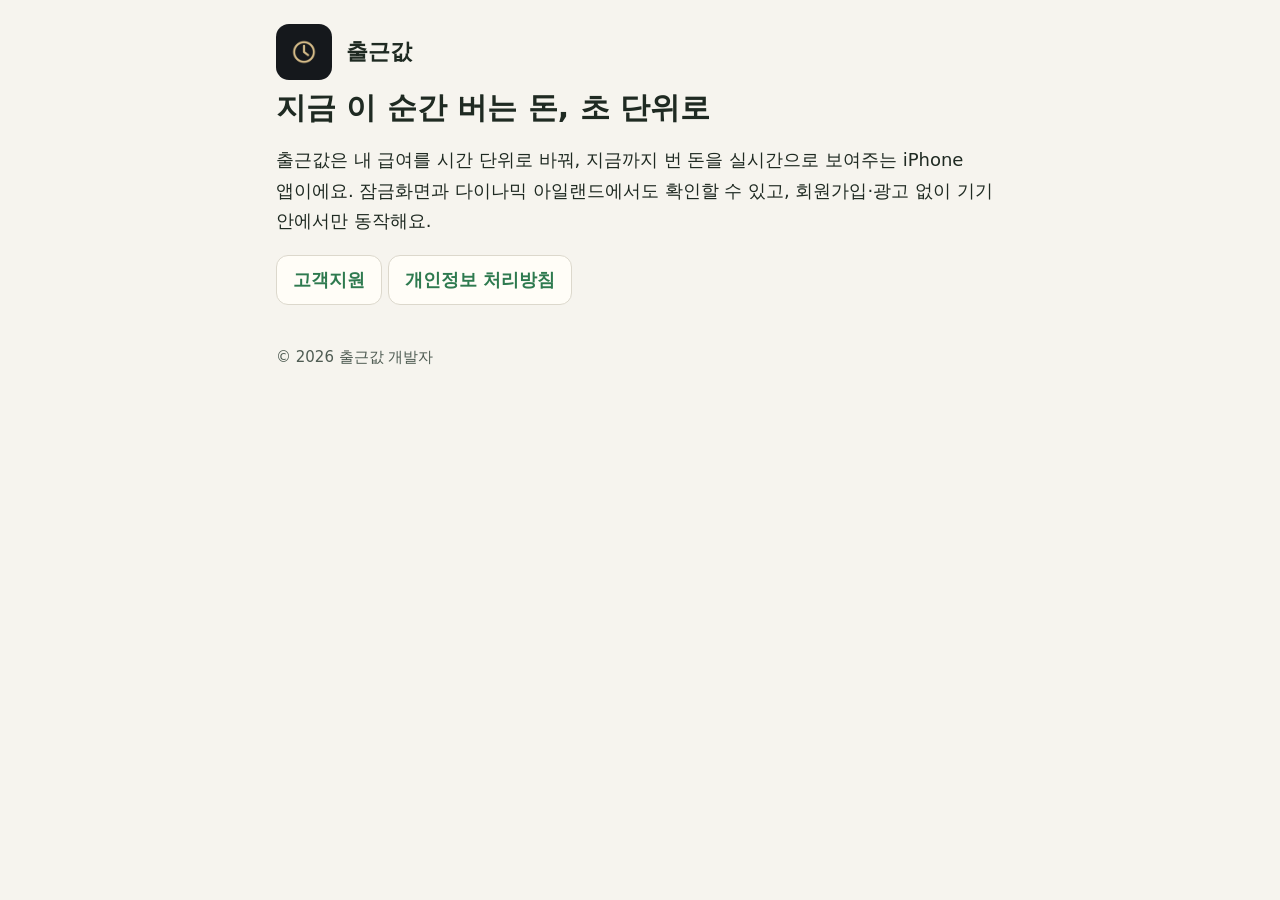
<file: index.html>
<!doctype html>
<html lang="ko">
<head>
<meta charset="utf-8">
<meta name="viewport" content="width=device-width, initial-scale=1">
<title>출근값</title>
<meta name="description" content="지금 이 순간 버는 돈, 초 단위로">
<link rel="stylesheet" href="style.css">
<link rel="icon" href="icon.png">
</head>
<body>
<main>
  <header class="site"><img src="icon.png" alt=""><a href="index.html">출근값</a></header>
  <h1>지금 이 순간 버는 돈, 초 단위로</h1>
  <p>출근값은 내 급여를 시간 단위로 바꿔, 지금까지 번 돈을 실시간으로 보여주는 iPhone 앱이에요. 잠금화면과 다이나믹 아일랜드에서도 확인할 수 있고, 회원가입·광고 없이 기기 안에서만 동작해요.</p>
  <p><a class="button" href="support.html">고객지원</a> <a class="button" href="privacy.html">개인정보 처리방침</a></p>
  <footer>© 2026 출근값 개발자</footer>
</main>
</body>
</html>
</file>
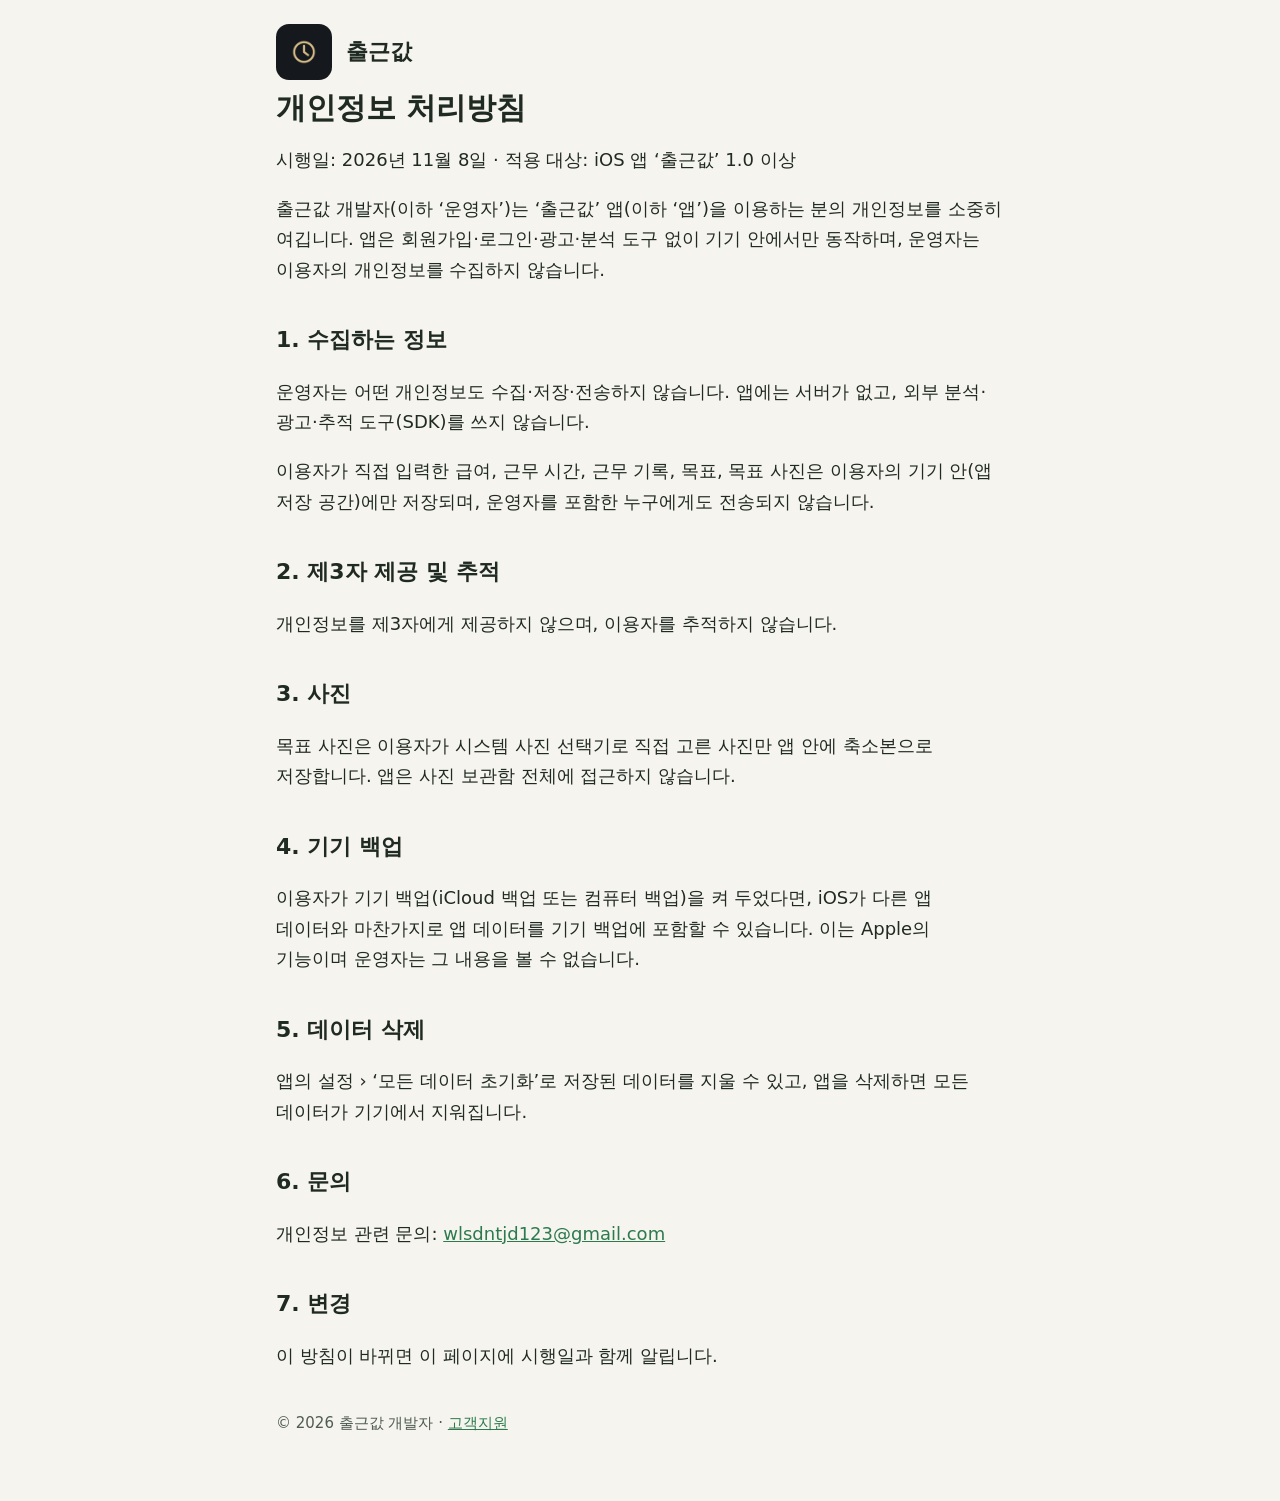
<file: privacy.html>
<!doctype html>
<html lang="ko">
<head>
<meta charset="utf-8">
<meta name="viewport" content="width=device-width, initial-scale=1">
<title>출근값 개인정보 처리방침</title>
<meta name="description" content="출근값 iOS 앱의 개인정보 처리방침">
<link rel="stylesheet" href="style.css">
<link rel="icon" href="icon.png">
</head>
<body>
<main>
  <header class="site"><img src="icon.png" alt=""><a href="index.html">출근값</a></header>

  <h1>개인정보 처리방침</h1>
  <p>시행일: 2026년 11월 8일 · 적용 대상: iOS 앱 ‘출근값’ 1.0 이상</p>
  <p>출근값 개발자(이하 ‘운영자’)는 ‘출근값’ 앱(이하 ‘앱’)을 이용하는 분의 개인정보를 소중히 여깁니다. 앱은 회원가입·로그인·광고·분석 도구 없이 기기 안에서만 동작하며, 운영자는 이용자의 개인정보를 수집하지 않습니다.</p>

  <h2>1. 수집하는 정보</h2>
  <p>운영자는 어떤 개인정보도 수집·저장·전송하지 않습니다. 앱에는 서버가 없고, 외부 분석·광고·추적 도구(SDK)를 쓰지 않습니다.</p>
  <p>이용자가 직접 입력한 급여, 근무 시간, 근무 기록, 목표, 목표 사진은 이용자의 기기 안(앱 저장 공간)에만 저장되며, 운영자를 포함한 누구에게도 전송되지 않습니다.</p>

  <h2>2. 제3자 제공 및 추적</h2>
  <p>개인정보를 제3자에게 제공하지 않으며, 이용자를 추적하지 않습니다.</p>

  <h2>3. 사진</h2>
  <p>목표 사진은 이용자가 시스템 사진 선택기로 직접 고른 사진만 앱 안에 축소본으로 저장합니다. 앱은 사진 보관함 전체에 접근하지 않습니다.</p>

  <h2>4. 기기 백업</h2>
  <p>이용자가 기기 백업(iCloud 백업 또는 컴퓨터 백업)을 켜 두었다면, iOS가 다른 앱 데이터와 마찬가지로 앱 데이터를 기기 백업에 포함할 수 있습니다. 이는 Apple의 기능이며 운영자는 그 내용을 볼 수 없습니다.</p>

  <h2>5. 데이터 삭제</h2>
  <p>앱의 설정 › ‘모든 데이터 초기화’로 저장된 데이터를 지울 수 있고, 앱을 삭제하면 모든 데이터가 기기에서 지워집니다.</p>

  <h2>6. 문의</h2>
  <p>개인정보 관련 문의: <a href="mailto:wlsdntjd123@gmail.com">wlsdntjd123@gmail.com</a></p>

  <h2>7. 변경</h2>
  <p>이 방침이 바뀌면 이 페이지에 시행일과 함께 알립니다.</p>

  <footer>© 2026 출근값 개발자 · <a href="support.html">고객지원</a></footer>
</main>
</body>
</html>
</file>
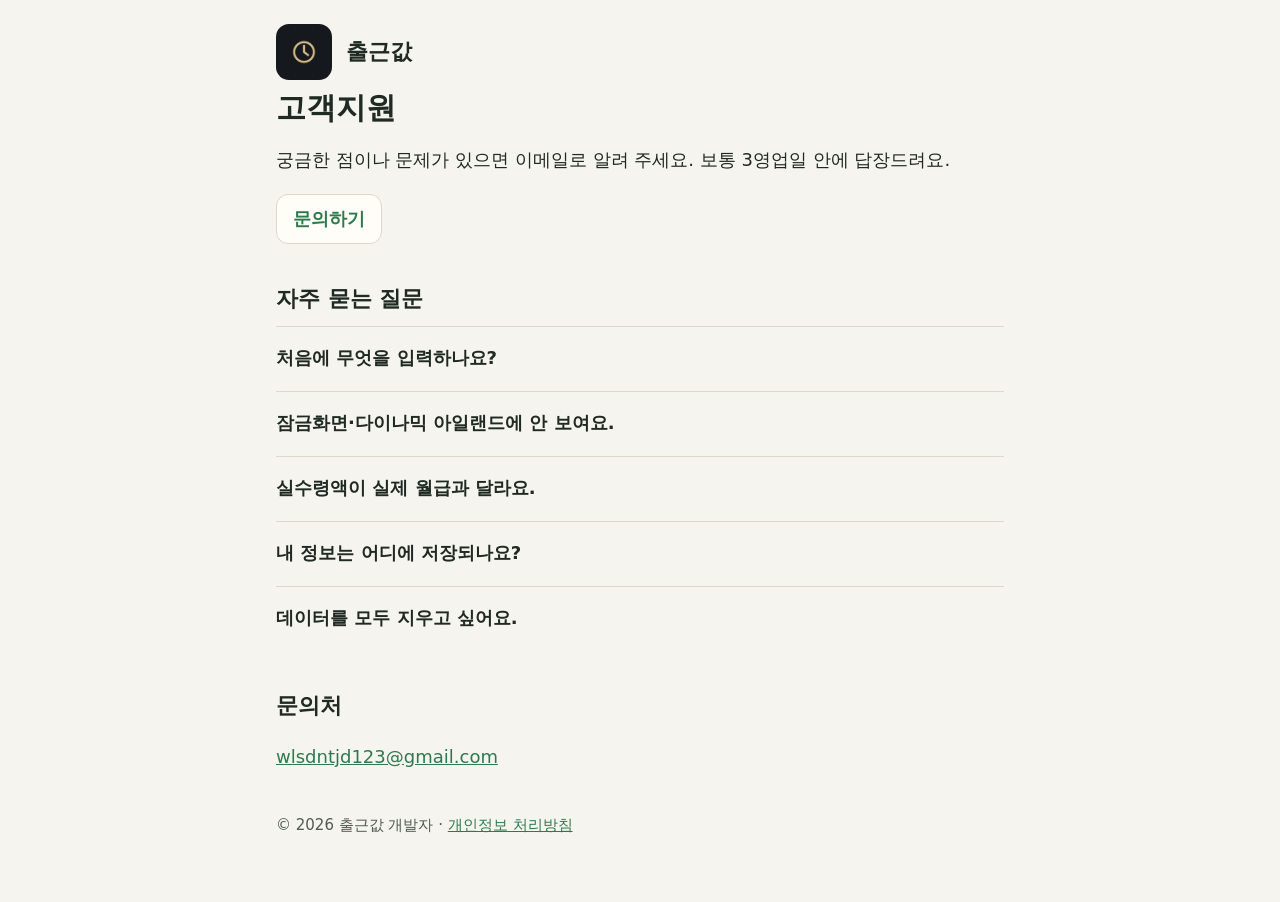
<file: support.html>
<!doctype html>
<html lang="ko">
<head>
<meta charset="utf-8">
<meta name="viewport" content="width=device-width, initial-scale=1">
<title>출근값 고객지원</title>
<meta name="description" content="출근값 사용 방법과 문의처">
<link rel="stylesheet" href="style.css">
<link rel="icon" href="icon.png">
</head>
<body>
<main>
  <header class="site"><img src="icon.png" alt=""><a href="index.html">출근값</a></header>

  <h1>고객지원</h1>
  <p>궁금한 점이나 문제가 있으면 이메일로 알려 주세요. 보통 3영업일 안에 답장드려요.</p>
  <p><a class="button" href="mailto:wlsdntjd123@gmail.com">문의하기</a></p>

  <h2>자주 묻는 질문</h2>
  <details><summary>처음에 무엇을 입력하나요?</summary>
    <p>근무 형태(월급·시급·프리랜서), 급여, 근무 시간과 요일을 입력하면 ‘오늘’ 화면에서 번 돈이 1초마다 올라가요. 나중에 설정에서 언제든 바꿀 수 있어요.</p></details>
  <details><summary>잠금화면·다이나믹 아일랜드에 안 보여요.</summary>
    <p>근무 시간 안에 있을 때만 표시돼요. 기기 설정 › 출근값 › 실시간 현황이 켜져 있는지도 확인해 주세요.</p></details>
  <details><summary>실수령액이 실제 월급과 달라요.</summary>
    <p>앱의 실수령액과 수당은 입력한 정보와 일반적인 기준으로 계산한 예상치예요. 회사의 공제 항목에 따라 실제 금액과 다를 수 있어요.</p></details>
  <details><summary>내 정보는 어디에 저장되나요?</summary>
    <p>이 기기 안에만 저장돼요. 서버로 보내지 않고, 회원가입도 없어요. 자세한 내용은 <a href="privacy.html">개인정보 처리방침</a>을 봐 주세요.</p></details>
  <details><summary>데이터를 모두 지우고 싶어요.</summary>
    <p>설정 › ‘모든 데이터 초기화’를 누르면 급여 설정, 근무 기록, 목표가 모두 지워져요. 되돌릴 수 없으니 주의해 주세요.</p></details>

  <h2 id="contact">문의처</h2>
  <p><a href="mailto:wlsdntjd123@gmail.com">wlsdntjd123@gmail.com</a></p>

  <footer>© 2026 출근값 개발자 · <a href="privacy.html">개인정보 처리방침</a></footer>
</main>
</body>
</html>
</file>
<file: style.css>
:root {
  --bg: #f6f4ee;
  --card: #fffdf7;
  --text: #1f2a22;
  --muted: #4f5c53;
  --accent: #2e7a4f;
  --line: #dcd8cc;
  --todo-bg: #fff1c2;
  --todo-text: #6b4e00;
  color-scheme: light dark;
}
@media (prefers-color-scheme: dark) {
  :root {
    --bg: #121613;
    --card: #1c221e;
    --text: #e8efe9;
    --muted: #b3c0b7;
    --accent: #8ad1a6;
    --line: #2f3a33;
    --todo-bg: #4a3b10;
    --todo-text: #ffe7a3;
  }
}
* { box-sizing: border-box; }
html { -webkit-text-size-adjust: 100%; }
body {
  margin: 0;
  background: var(--bg);
  color: var(--text);
  font: 18px/1.7 -apple-system, BlinkMacSystemFont, "Apple SD Gothic Neo", "Noto Sans KR", system-ui, sans-serif;
  word-break: keep-all;
  overflow-wrap: anywhere;
}
main { max-width: 760px; margin: 0 auto; padding: 24px 16px 64px; }
header.site { display: flex; align-items: center; gap: 14px; margin-bottom: 8px; }
header.site img { width: 56px; height: 56px; border-radius: 13px; }
header.site a { color: inherit; text-decoration: none; font-weight: 700; font-size: 22px; }
nav.lang { display: flex; flex-wrap: wrap; gap: 8px; margin: 8px 0 24px; }
nav.lang a, a.button {
  display: inline-block; min-height: 44px; padding: 9px 16px; border-radius: 12px;
  border: 1px solid var(--line); background: var(--card); color: var(--accent);
  font-weight: 600; text-decoration: none;
}
h1 { font-size: 30px; line-height: 1.3; margin: 8px 0 8px; }
h2 { font-size: 22px; margin: 36px 0 8px; }
h3 { font-size: 19px; margin: 24px 0 4px; }
p, li { color: var(--text); }
.muted { color: var(--muted); }
section.lang-block { background: var(--card); border: 1px solid var(--line); border-radius: 18px; padding: 8px 20px 20px; margin-bottom: 28px; }
a { color: var(--accent); }
table { width: 100%; border-collapse: collapse; margin: 8px 0; }
th, td { text-align: left; vertical-align: top; padding: 8px; border-top: 1px solid var(--line); }
.todo { background: var(--todo-bg); color: var(--todo-text); padding: 0 6px; border-radius: 6px; font-weight: 600; }
details { border-top: 1px solid var(--line); padding: 10px 0; }
summary { cursor: pointer; font-weight: 600; min-height: 44px; display: flex; align-items: center; }
footer { margin-top: 40px; color: var(--muted); font-size: 15px; }
</file>
